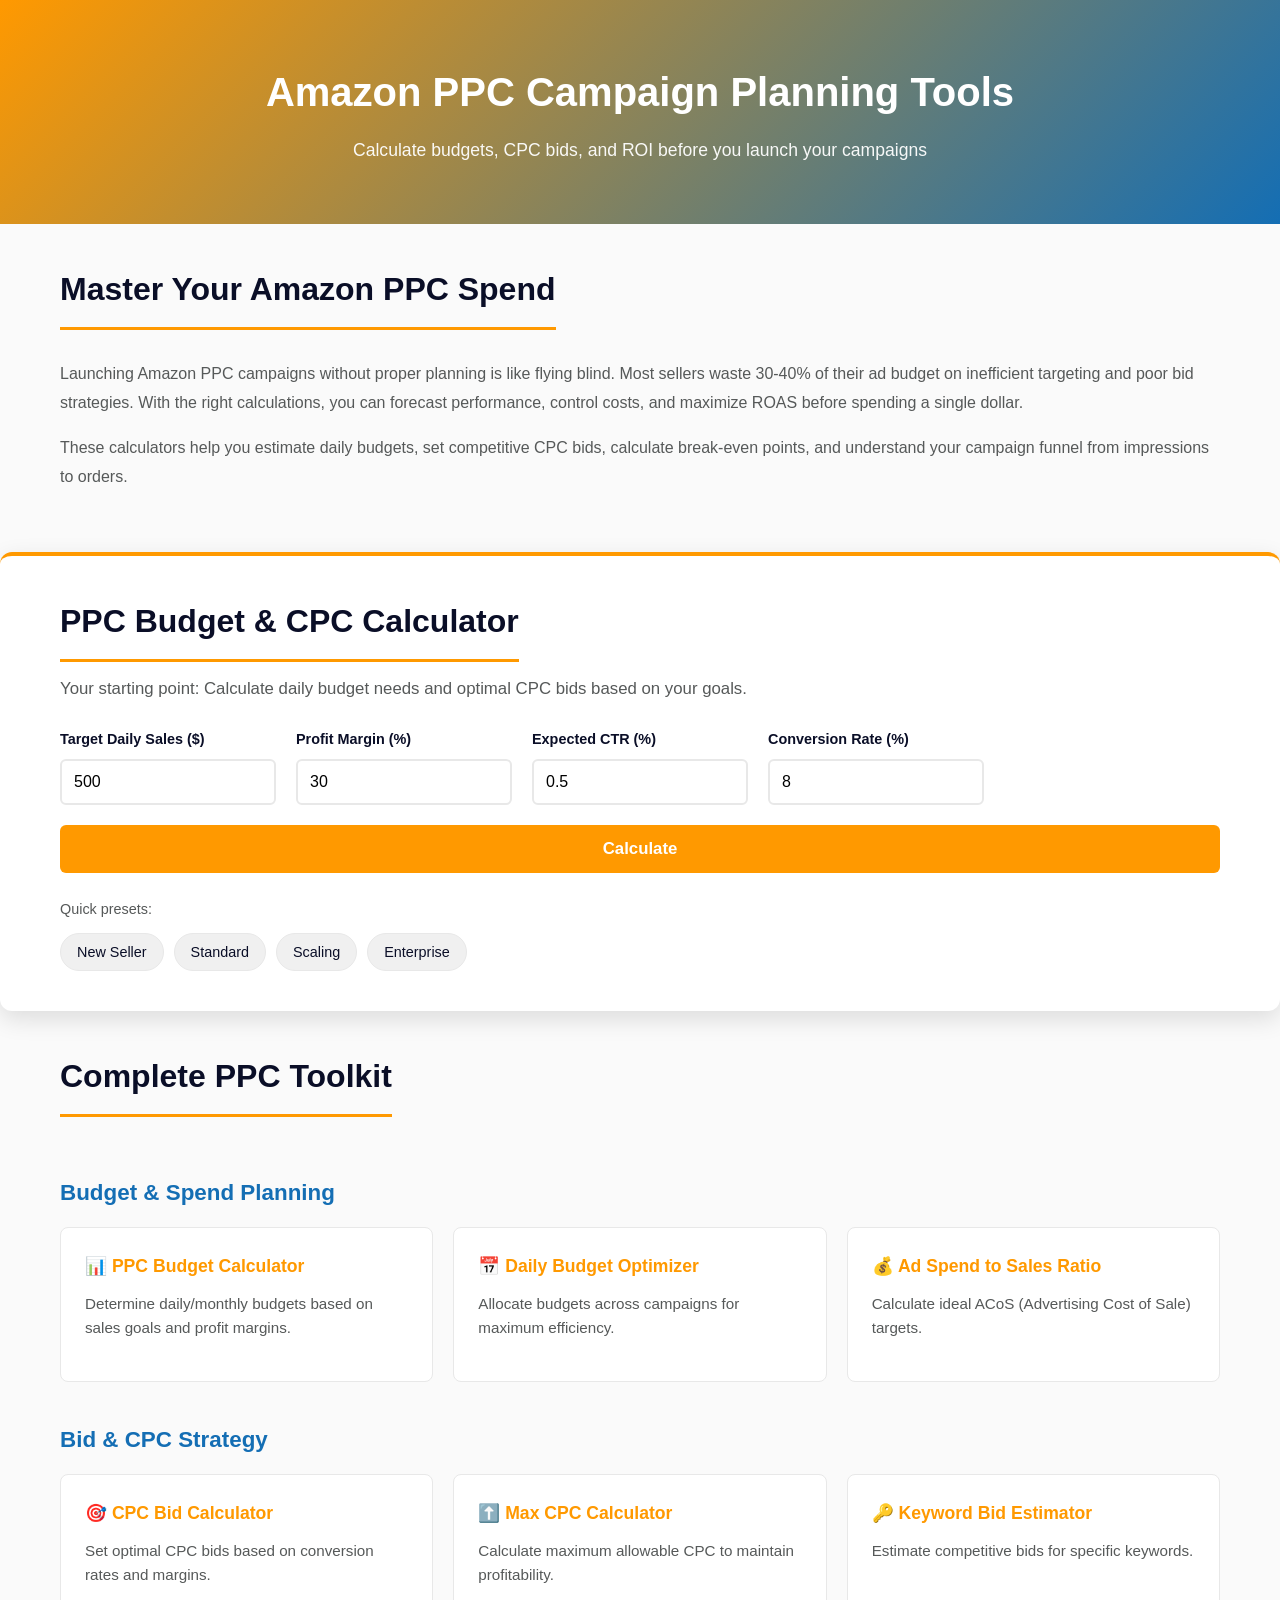
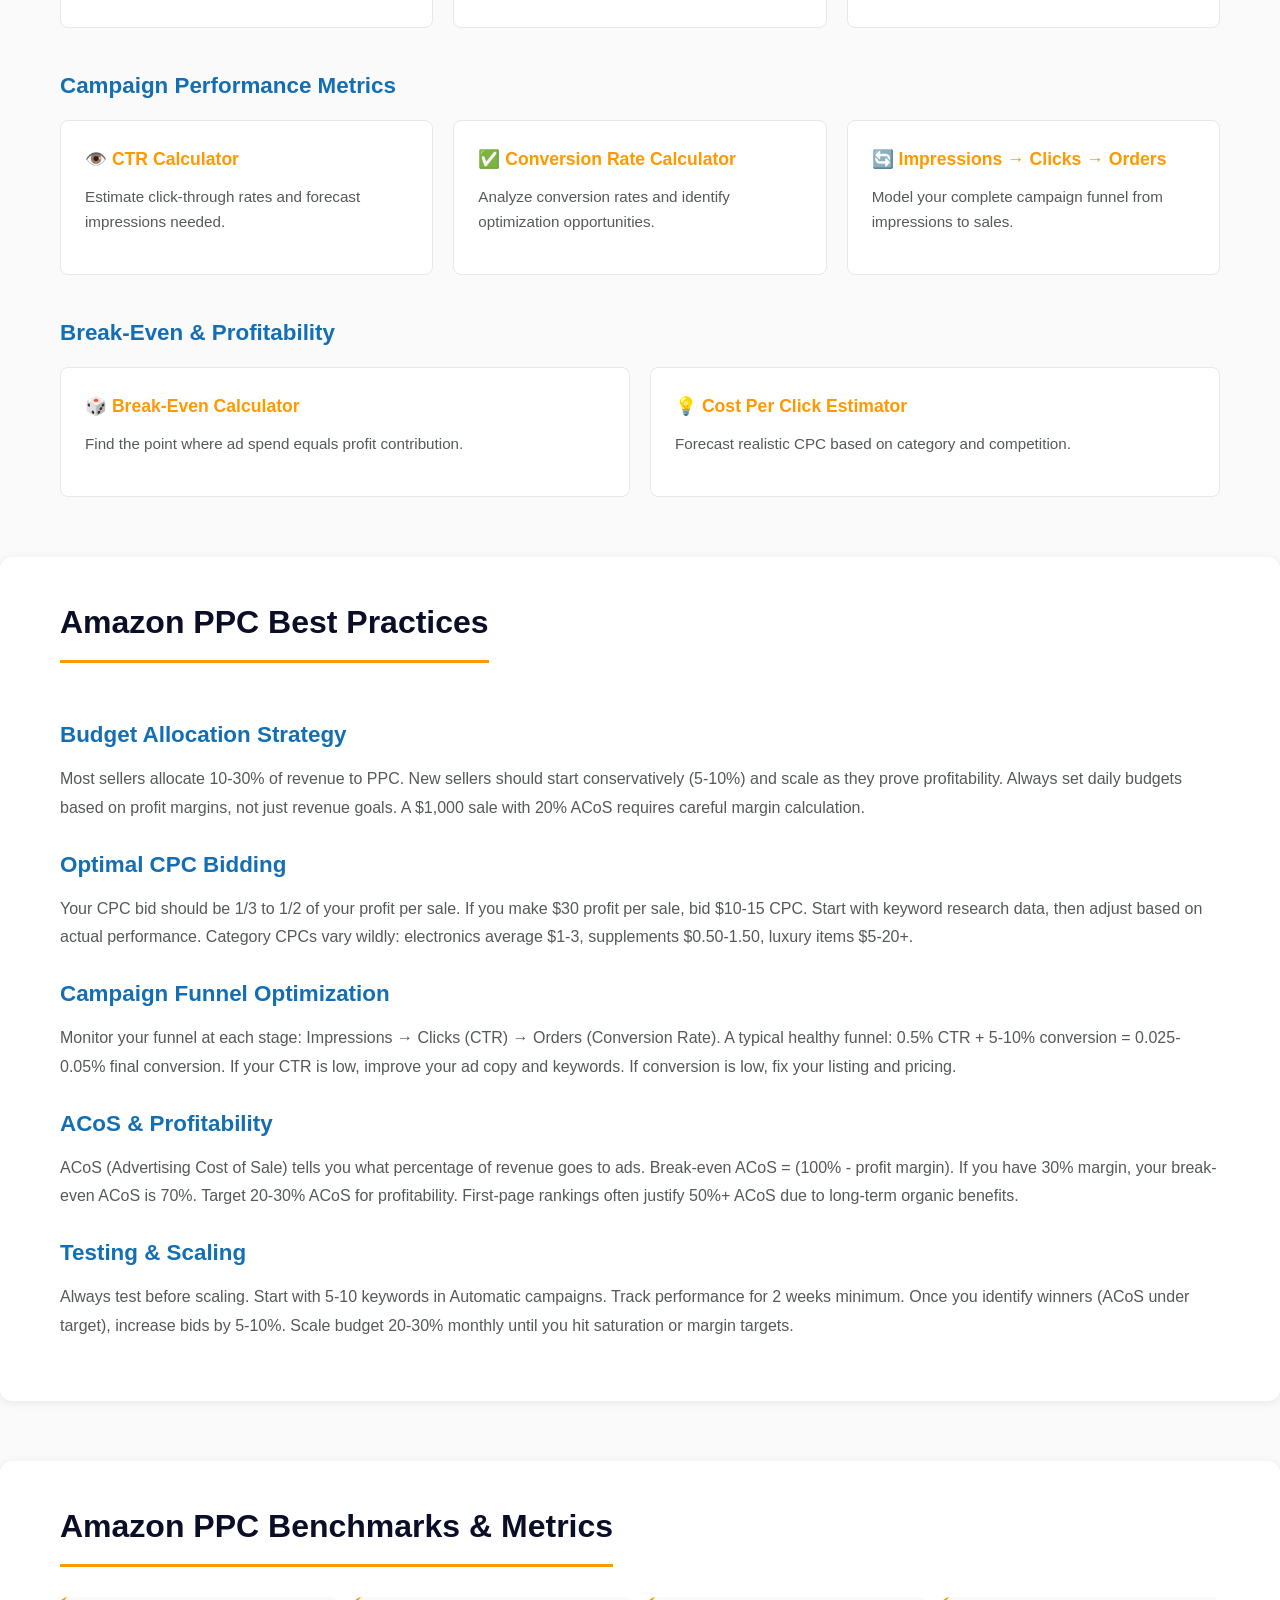
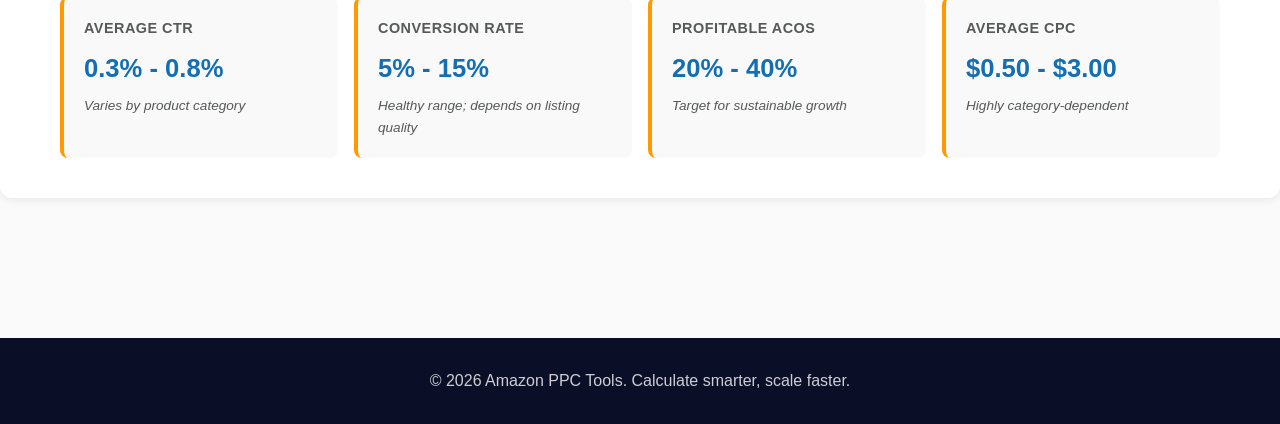
<file: index.html>
<!DOCTYPE html>

<html lang="en">
<head>
    <meta charset="UTF-8">
    <meta name="viewport" content="width=device-width, initial-scale=1.0">
    <meta name="google-site-verification" content="uQVQvib9O00oQFIT-tXdnkU3Vh5VSFZw2b3WhCHTCns" />
    <title>Amazon PPC Budget & CPC Calculator | Free Planning Tools</title>
    <meta name="description" content="Calculate Amazon PPC budgets, CPC bids, CTR, conversion rates and ROI. Plan campaigns with data-driven insights.">
    <link rel="stylesheet" href="style.css">
</head>
<body>
    <header class="header">
        <div class="container">
            <h1>Amazon PPC Campaign Planning Tools</h1>
            <p class="subtitle">Calculate budgets, CPC bids, and ROI before you launch your campaigns</p>
        </div>
    </header>

<main>
    <section class="intro">
        <div class="container">
            <h2>Master Your Amazon PPC Spend</h2>
            <p>
                Launching Amazon PPC campaigns without proper planning is like flying blind. Most sellers waste 30-40% of their 
                ad budget on inefficient targeting and poor bid strategies. With the right calculations, you can forecast performance, 
                control costs, and maximize ROAS before spending a single dollar.
            </p>
            <p>
                These calculators help you estimate daily budgets, set competitive CPC bids, calculate break-even points, 
                and understand your campaign funnel from impressions to orders.
            </p>
        </div>
    </section>

    <section class="featured-tool">
        <div class="container">
            <h2>PPC Budget & CPC Calculator</h2>
            <p>Your starting point: Calculate daily budget needs and optimal CPC bids based on your goals.</p>
            
            <div class="calculator">
                <div class="calc-inputs">
                    <div class="input-group">
                        <label for="dailySales">Target Daily Sales ($)</label>
                        <input type="number" id="dailySales" placeholder="500" min="0" value="500">
                    </div>
                    <div class="input-group">
                        <label for="profitMargin">Profit Margin (%)</label>
                        <input type="number" id="profitMargin" placeholder="30" min="0" max="100" value="30">
                    </div>
                    <div class="input-group">
                        <label for="ctr">Expected CTR (%)</label>
                        <input type="number" id="ctr" placeholder="0.5" min="0" step="0.1" value="0.5">
                    </div>
                    <div class="input-group">
                        <label for="conversionRate">Conversion Rate (%)</label>
                        <input type="number" id="conversionRate" placeholder="8" min="0" step="0.1" value="8">
                    </div>
                    <button class="calc-btn" onclick="calculatePPC()">Calculate</button>
                </div>

                <div class="calc-results" id="ppcResults" style="display: none;">
                    <div class="result-group">
                        <div class="result-item">
                            <span class="label">Daily Budget</span>
                            <span class="value" id="dailyBudget">$0.00</span>
                            <span class="hint">Max recommended spend</span>
                        </div>
                        <div class="result-item">
                            <span class="label">Optimal CPC Bid</span>
                            <span class="value" id="optimalCPC">$0.00</span>
                            <span class="hint">Starting bid recommendation</span>
                        </div>
                        <div class="result-item">
                            <span class="label">Required Impressions</span>
                            <span class="value" id="impressions">0</span>
                            <span class="hint">Monthly estimate</span>
                        </div>
                        <div class="result-item">
                            <span class="label">Break-Even ACoS</span>
                            <span class="value" id="breakEvenAcos">0%</span>
                            <span class="hint">Maximum acceptable ACoS</span>
                        </div>
                    </div>
                </div>

                <div class="quick-presets">
                    <p class="preset-label">Quick presets:</p>
                    <div class="preset-buttons">
                        <button class="preset-btn" onclick="setPreset(100, 25, 0.3, 5)">New Seller</button>
                        <button class="preset-btn" onclick="setPreset(500, 30, 0.5, 8)">Standard</button>
                        <button class="preset-btn" onclick="setPreset(2000, 35, 0.8, 12)">Scaling</button>
                        <button class="preset-btn" onclick="setPreset(5000, 40, 1.2, 15)">Enterprise</button>
                    </div>
                </div>
            </div>
        </div>
    </section>

    <section class="tools-grid">
        <div class="container">
            <h2>Complete PPC Toolkit</h2>
            
            <h3>Budget & Spend Planning</h3>
            <div class="grid">
                <div class="card">
                    <h4><a href="budget/index.html">📊 PPC Budget Calculator</a></h4>
                    <p>Determine daily/monthly budgets based on sales goals and profit margins.</p>
                </div>
                <div class="card">
                    <h4><a href="daily-budget/index.html">📅 Daily Budget Optimizer</a></h4>
                    <p>Allocate budgets across campaigns for maximum efficiency.</p>
                </div>
                <div class="card">
                    <h4><a href="spend-ratio/index.html">💰 Ad Spend to Sales Ratio</a></h4>
                    <p>Calculate ideal ACoS (Advertising Cost of Sale) targets.</p>
                </div>
            </div>

            <h3>Bid & CPC Strategy</h3>
            <div class="grid">
                <div class="card">
                    <h4><a href="cpc/index.html">🎯 CPC Bid Calculator</a></h4>
                    <p>Set optimal CPC bids based on conversion rates and margins.</p>
                </div>
                <div class="card">
                    <h4><a href="max-cpc/index.html">⬆️ Max CPC Calculator</a></h4>
                    <p>Calculate maximum allowable CPC to maintain profitability.</p>
                </div>
                <div class="card">
                    <h4><a href="keyword-bid/index.html">🔑 Keyword Bid Estimator</a></h4>
                    <p>Estimate competitive bids for specific keywords.</p>
                </div>
            </div>

            <h3>Campaign Performance Metrics</h3>
            <div class="grid">
                <div class="card">
                    <h4><a href="ctr/index.html">👁️ CTR Calculator</a></h4>
                    <p>Estimate click-through rates and forecast impressions needed.</p>
                </div>
                <div class="card">
                    <h4><a href="conversion/index.html">✅ Conversion Rate Calculator</a></h4>
                    <p>Analyze conversion rates and identify optimization opportunities.</p>
                </div>
                <div class="card">
                    <h4><a href="funnel/index.html">🔄 Impressions → Clicks → Orders</a></h4>
                    <p>Model your complete campaign funnel from impressions to sales.</p>
                </div>
            </div>

            <h3>Break-Even & Profitability</h3>
            <div class="grid">
                <div class="card">
                    <h4><a href="breakeven/index.html">🎲 Break-Even Calculator</a></h4>
                    <p>Find the point where ad spend equals profit contribution.</p>
                </div>
                <div class="card">
                    <h4><a href="cpc-estimator/index.html">💡 Cost Per Click Estimator</a></h4>
                    <p>Forecast realistic CPC based on category and competition.</p>
                </div>
            </div>
        </div>
    </section>

    <section class="best-practices">
        <div class="container">
            <h2>Amazon PPC Best Practices</h2>
            
            <h3>Budget Allocation Strategy</h3>
            <p>
                Most sellers allocate 10-30% of revenue to PPC. New sellers should start conservatively (5-10%) and scale as they prove profitability. 
                Always set daily budgets based on profit margins, not just revenue goals. A $1,000 sale with 20% ACoS requires careful margin calculation.
            </p>

            <h3>Optimal CPC Bidding</h3>
            <p>
                Your CPC bid should be 1/3 to 1/2 of your profit per sale. If you make $30 profit per sale, bid $10-15 CPC. Start with keyword research data, 
                then adjust based on actual performance. Category CPCs vary wildly: electronics average $1-3, supplements $0.50-1.50, luxury items $5-20+.
            </p>

            <h3>Campaign Funnel Optimization</h3>
            <p>
                Monitor your funnel at each stage: Impressions → Clicks (CTR) → Orders (Conversion Rate). A typical healthy funnel: 
                0.5% CTR + 5-10% conversion = 0.025-0.05% final conversion. If your CTR is low, improve your ad copy and keywords. 
                If conversion is low, fix your listing and pricing.
            </p>

            <h3>ACoS & Profitability</h3>
            <p>
                ACoS (Advertising Cost of Sale) tells you what percentage of revenue goes to ads. Break-even ACoS = (100% - profit margin). 
                If you have 30% margin, your break-even ACoS is 70%. Target 20-30% ACoS for profitability. First-page rankings often justify 50%+ ACoS 
                due to long-term organic benefits.
            </p>

            <h3>Testing & Scaling</h3>
            <p>
                Always test before scaling. Start with 5-10 keywords in Automatic campaigns. Track performance for 2 weeks minimum. 
                Once you identify winners (ACoS under target), increase bids by 5-10%. Scale budget 20-30% monthly until you hit saturation or margin targets.
            </p>
        </div>
    </section>

    <section class="metrics-reference">
        <div class="container">
            <h2>Amazon PPC Benchmarks & Metrics</h2>
            <div class="benchmark-table">
                <div class="bench-row">
                    <div class="bench-label">Average CTR</div>
                    <div class="bench-value">0.3% - 0.8%</div>
                    <div class="bench-note">Varies by product category</div>
                </div>
                <div class="bench-row">
                    <div class="bench-label">Conversion Rate</div>
                    <div class="bench-value">5% - 15%</div>
                    <div class="bench-note">Healthy range; depends on listing quality</div>
                </div>
                <div class="bench-row">
                    <div class="bench-label">Profitable ACoS</div>
                    <div class="bench-value">20% - 40%</div>
                    <div class="bench-note">Target for sustainable growth</div>
                </div>
                <div class="bench-row">
                    <div class="bench-label">Average CPC</div>
                    <div class="bench-value">$0.50 - $3.00</div>
                    <div class="bench-note">Highly category-dependent</div>
                </div>
            </div>
        </div>
    </section>
</main>

<footer class="footer">
    <div class="container">
        <p>&copy; 2026 Amazon PPC Tools. Calculate smarter, scale faster.</p>
    </div>
</footer>

<script src="app.js"></script>

</body>
</html>
</file>
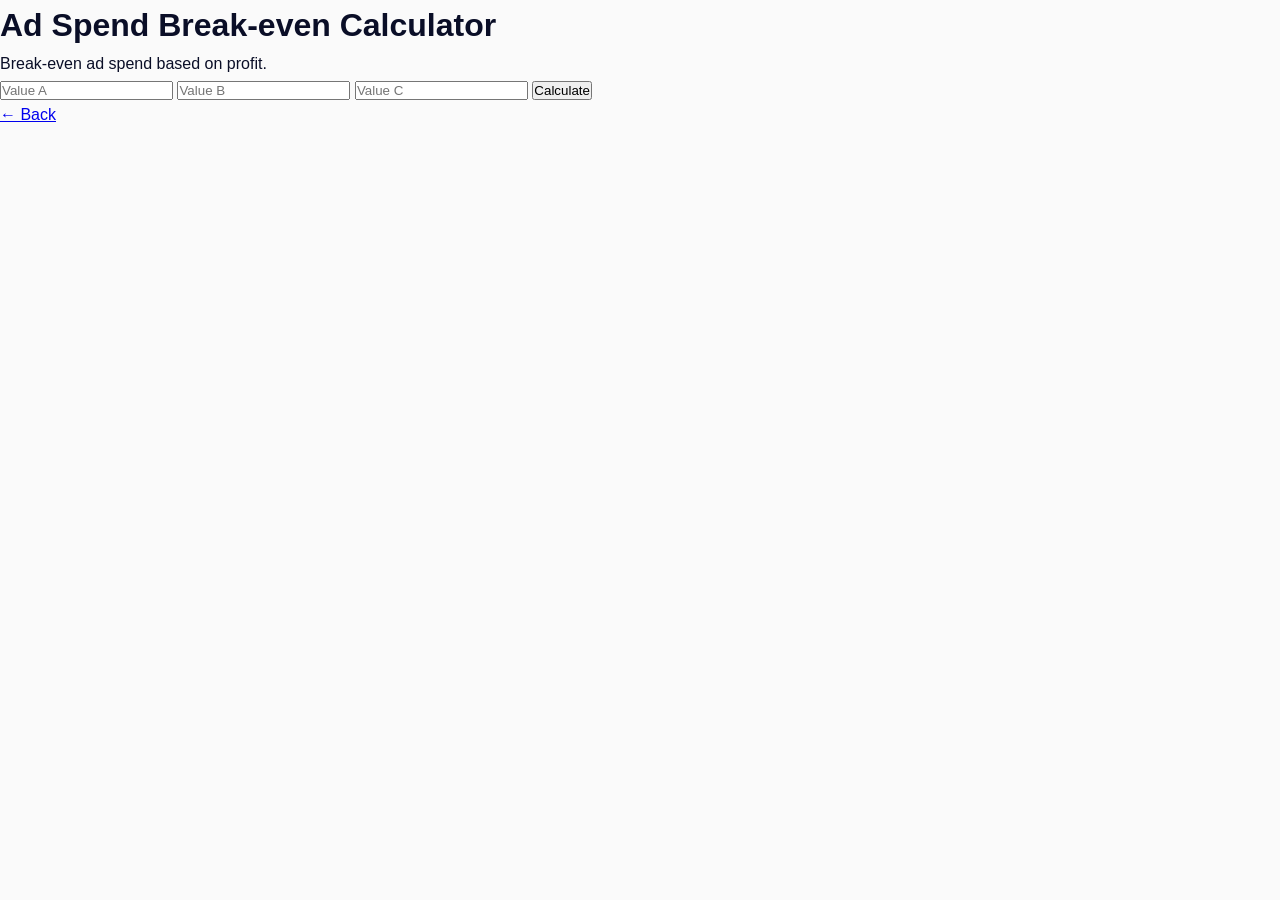
<file: breakeven/index.html>
<!DOCTYPE html>
<html>
<head>
<title>Ad Spend Break-even Calculator</title>
<meta name="google-site-verification" content="PkLa_ViOo6FAHpvh8SacceMb95o9tePRdrqLNBz9X1M" />
<meta name="description" content="Break-even ad spend based on profit.">
<link rel="stylesheet" href="../style.css">
</head>
<body>

<h1>Ad Spend Break-even Calculator</h1>
<p>Break-even ad spend based on profit.</p>

<input type="number" id="a" placeholder="Value A">
<input type="number" id="b" placeholder="Value B">
<input type="number" id="c" placeholder="Value C">

<button onclick="calc()">Calculate</button>
<p id="res"></p>

<a href="../index.html">← Back</a>

<script src="script.js"></script>

</body>
</html>
</file>
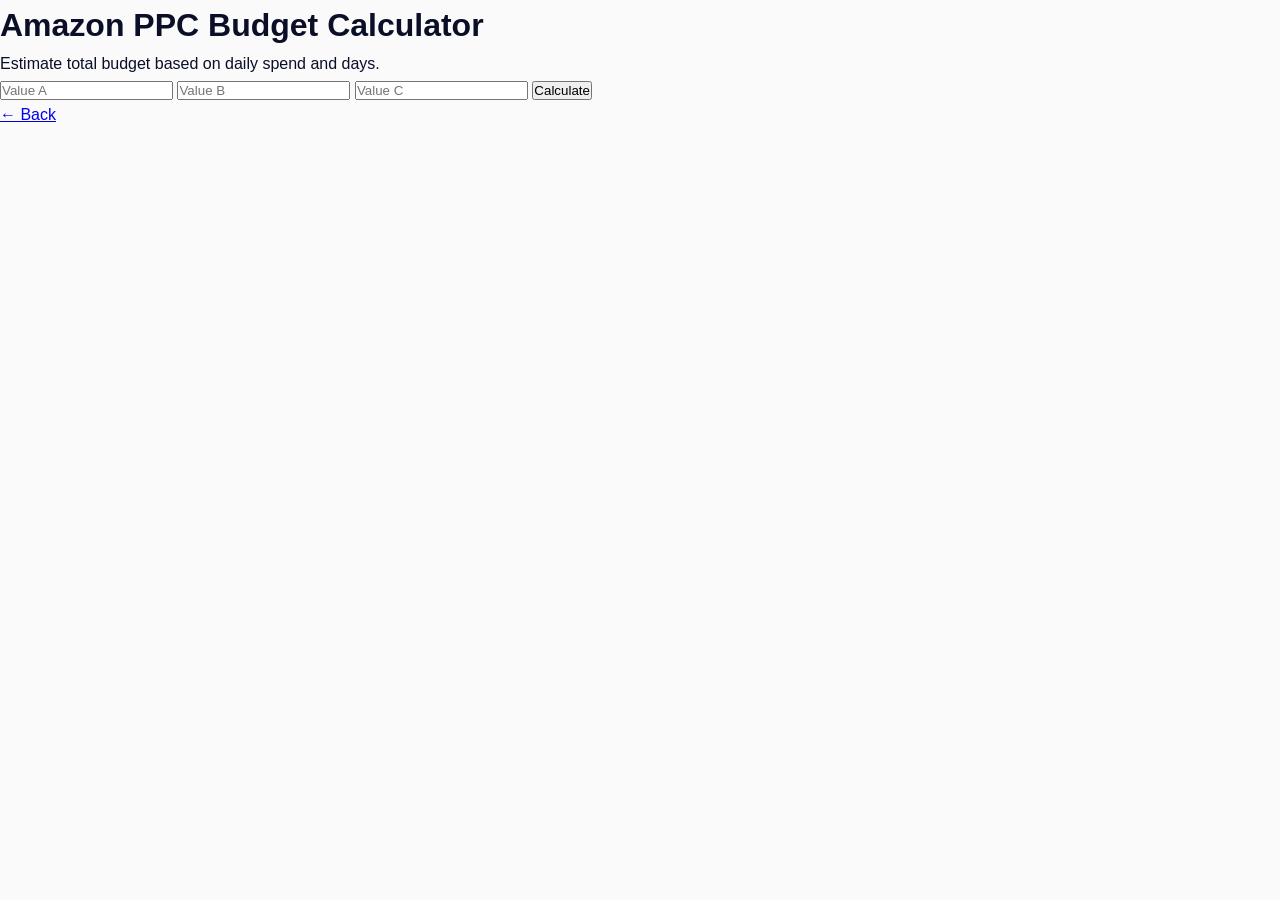
<file: budget/index.html>
<!DOCTYPE html>
<html>
<head>
<title>Amazon PPC Budget Calculator</title>
<meta name="google-site-verification" content="PkLa_ViOo6FAHpvh8SacceMb95o9tePRdrqLNBz9X1M" />
<meta name="description" content="Estimate total budget based on daily spend and days.">
<link rel="stylesheet" href="../style.css">
</head>
<body>

<h1>Amazon PPC Budget Calculator</h1>
<p>Estimate total budget based on daily spend and days.</p>

<input type="number" id="a" placeholder="Value A">
<input type="number" id="b" placeholder="Value B">
<input type="number" id="c" placeholder="Value C">

<button onclick="calc()">Calculate</button>
<p id="res"></p>

<a href="../index.html">← Back</a>

<script src="script.js"></script>

</body>
</html>
</file>
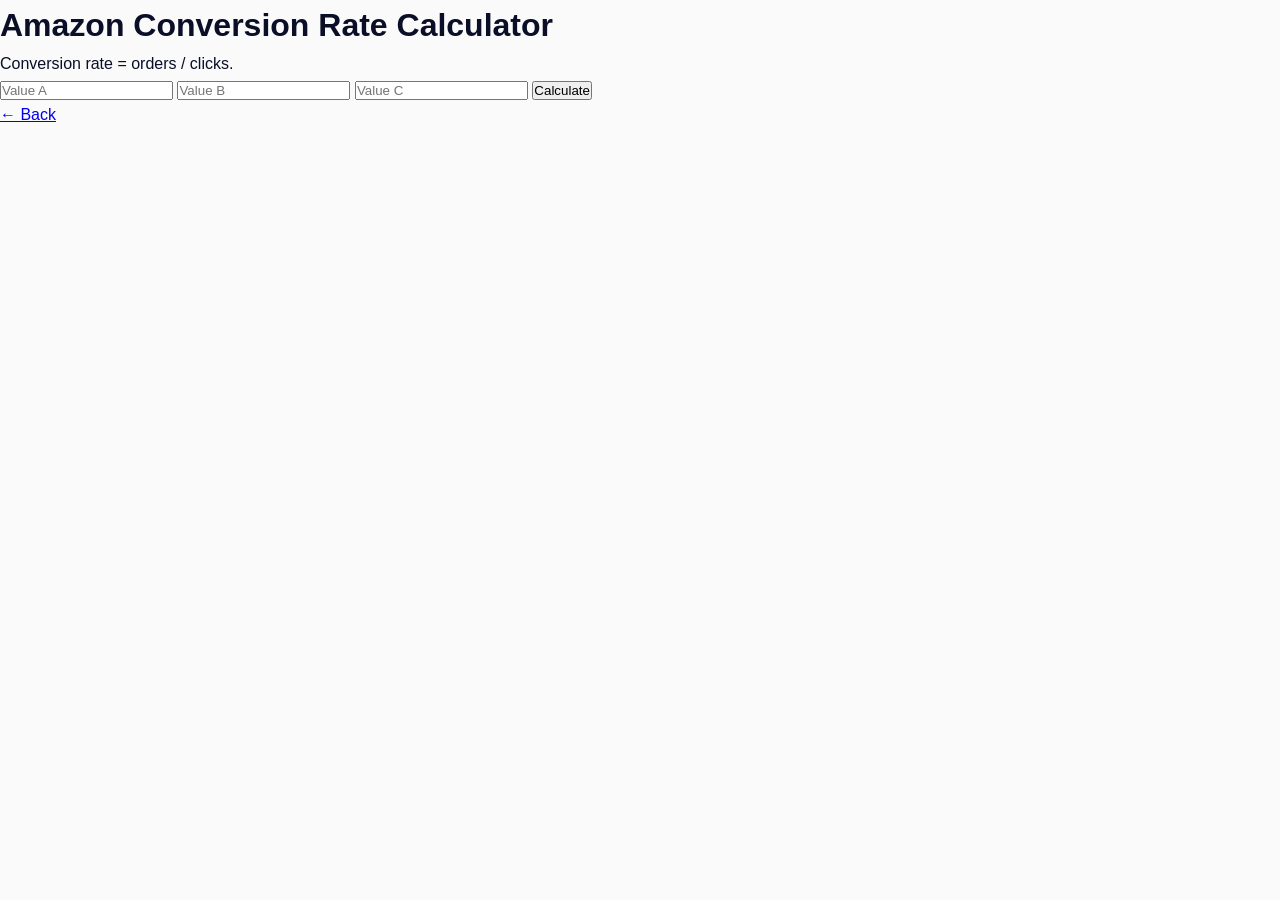
<file: conversion/index.html>
<!DOCTYPE html>
<html>
<head>
<title>Amazon Conversion Rate Calculator</title>
<meta name="google-site-verification" content="PkLa_ViOo6FAHpvh8SacceMb95o9tePRdrqLNBz9X1M" />
<meta name="description" content="Conversion rate = orders / clicks.">
<link rel="stylesheet" href="../style.css">
</head>
<body>

<h1>Amazon Conversion Rate Calculator</h1>
<p>Conversion rate = orders / clicks.</p>

<input type="number" id="a" placeholder="Value A">
<input type="number" id="b" placeholder="Value B">
<input type="number" id="c" placeholder="Value C">

<button onclick="calc()">Calculate</button>
<p id="res"></p>

<a href="../index.html">← Back</a>

<script src="script.js"></script>

</body>
</html>
</file>
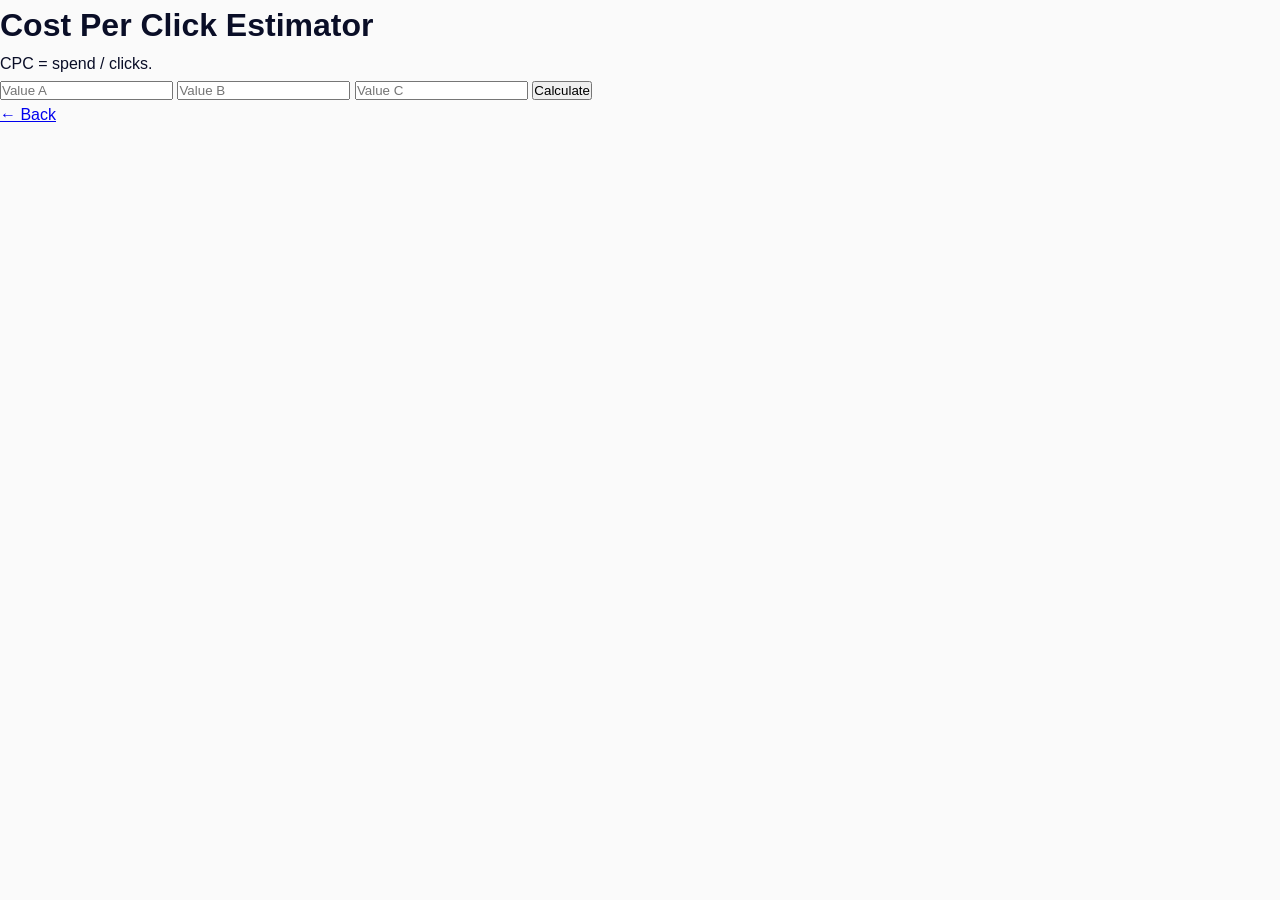
<file: cpc-estimator/index.html>
<!DOCTYPE html>
<html>
<head>
<title>Cost Per Click Estimator</title>
<meta name="google-site-verification" content="PkLa_ViOo6FAHpvh8SacceMb95o9tePRdrqLNBz9X1M" />
<meta name="description" content="CPC = spend / clicks.">
<link rel="stylesheet" href="../style.css">
</head>
<body>

<h1>Cost Per Click Estimator</h1>
<p>CPC = spend / clicks.</p>

<input type="number" id="a" placeholder="Value A">
<input type="number" id="b" placeholder="Value B">
<input type="number" id="c" placeholder="Value C">

<button onclick="calc()">Calculate</button>
<p id="res"></p>

<a href="../index.html">← Back</a>

<script src="script.js"></script>

</body>
</html>
</file>
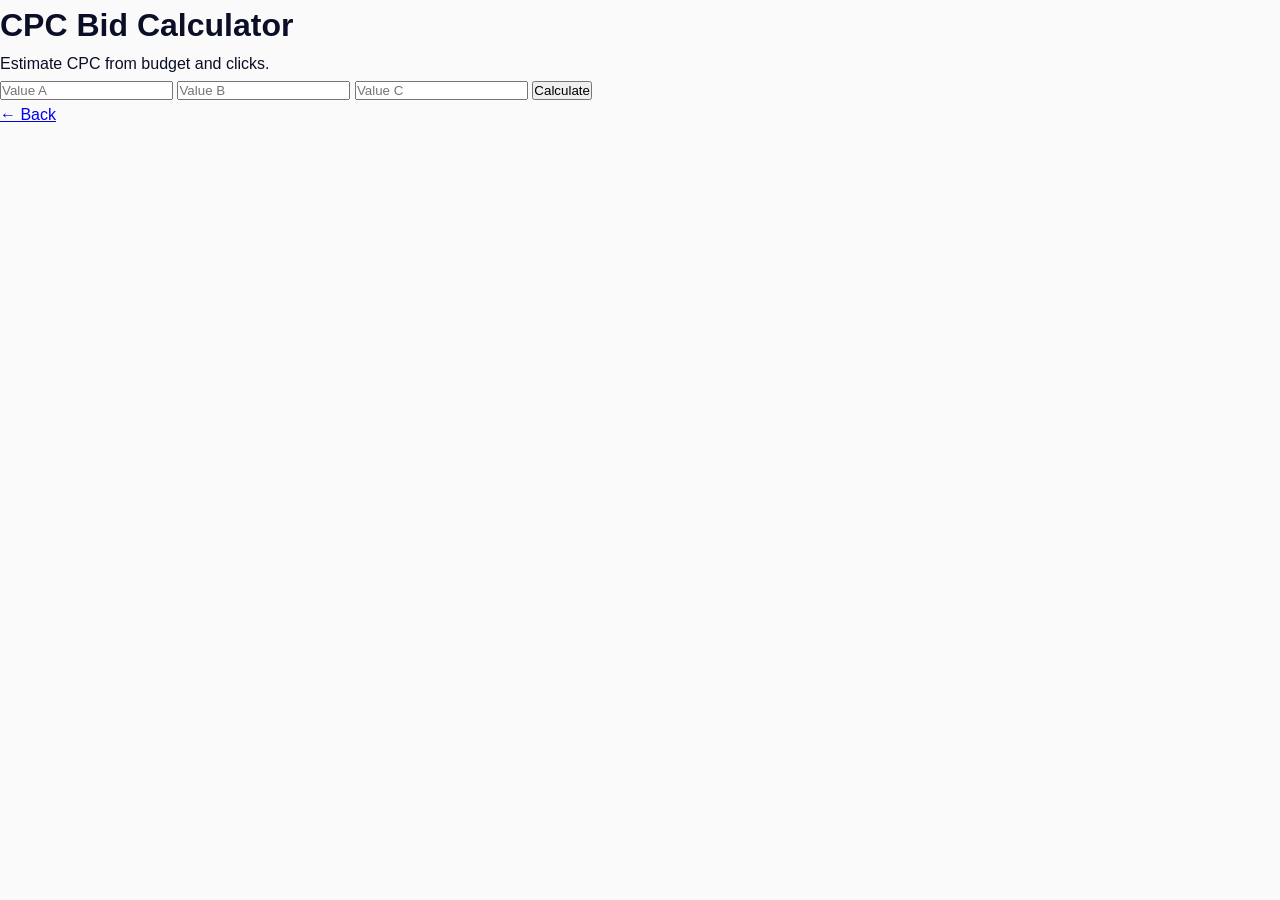
<file: cpc/index.html>
<!DOCTYPE html>
<html>
<head>
<title>CPC Bid Calculator</title>
<meta name="google-site-verification" content="PkLa_ViOo6FAHpvh8SacceMb95o9tePRdrqLNBz9X1M" />
<meta name="description" content="Estimate CPC from budget and clicks.">
<link rel="stylesheet" href="../style.css">
</head>
<body>

<h1>CPC Bid Calculator</h1>
<p>Estimate CPC from budget and clicks.</p>

<input type="number" id="a" placeholder="Value A">
<input type="number" id="b" placeholder="Value B">
<input type="number" id="c" placeholder="Value C">

<button onclick="calc()">Calculate</button>
<p id="res"></p>

<a href="../index.html">← Back</a>

<script src="script.js"></script>

</body>
</html>
</file>
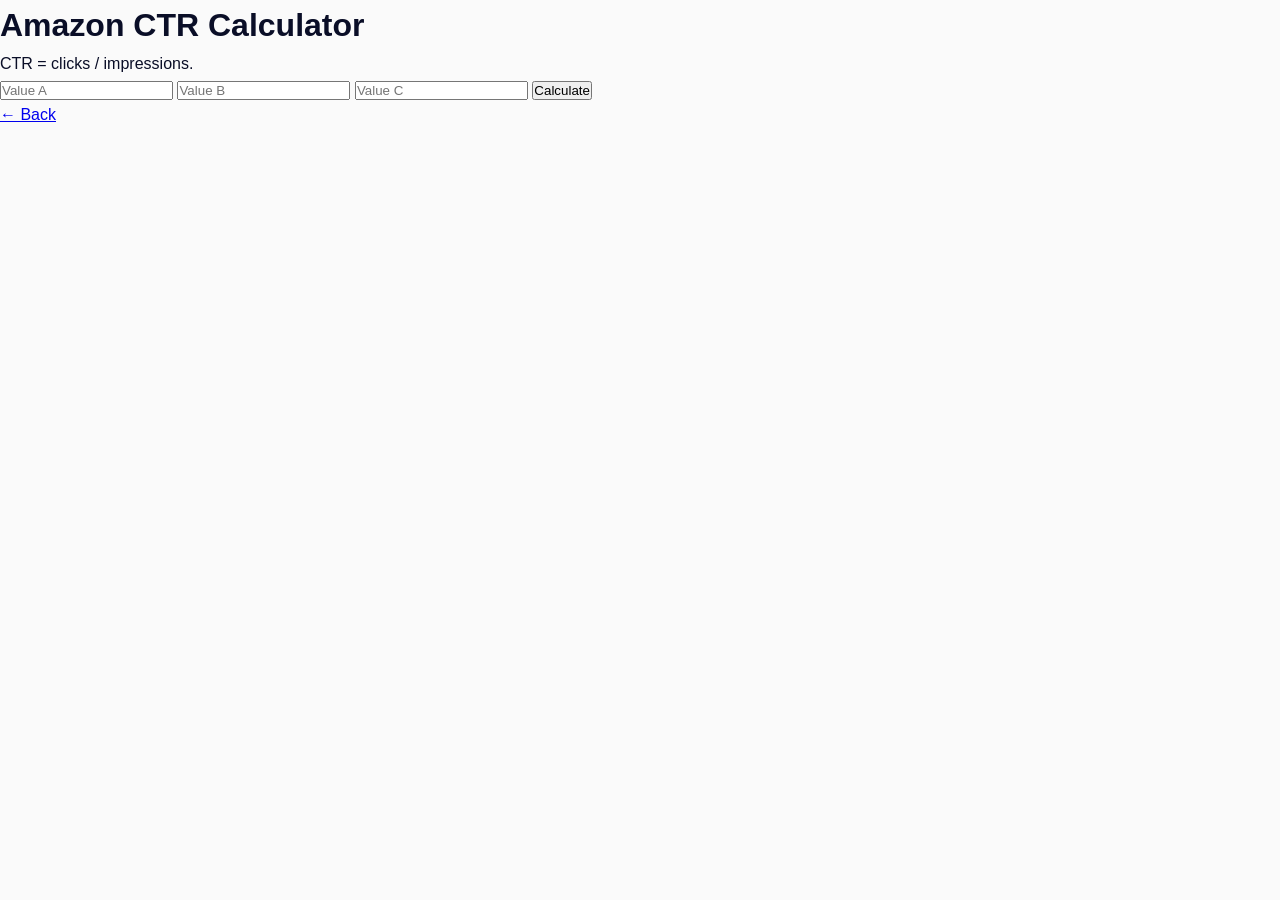
<file: ctr/index.html>
<!DOCTYPE html>
<html>
<head>
<title>Amazon CTR Calculator</title>
<meta name="google-site-verification" content="PkLa_ViOo6FAHpvh8SacceMb95o9tePRdrqLNBz9X1M" />
<meta name="description" content="CTR = clicks / impressions.">
<link rel="stylesheet" href="../style.css">
</head>
<body>

<h1>Amazon CTR Calculator</h1>
<p>CTR = clicks / impressions.</p>

<input type="number" id="a" placeholder="Value A">
<input type="number" id="b" placeholder="Value B">
<input type="number" id="c" placeholder="Value C">

<button onclick="calc()">Calculate</button>
<p id="res"></p>

<a href="../index.html">← Back</a>

<script src="script.js"></script>

</body>
</html>
</file>
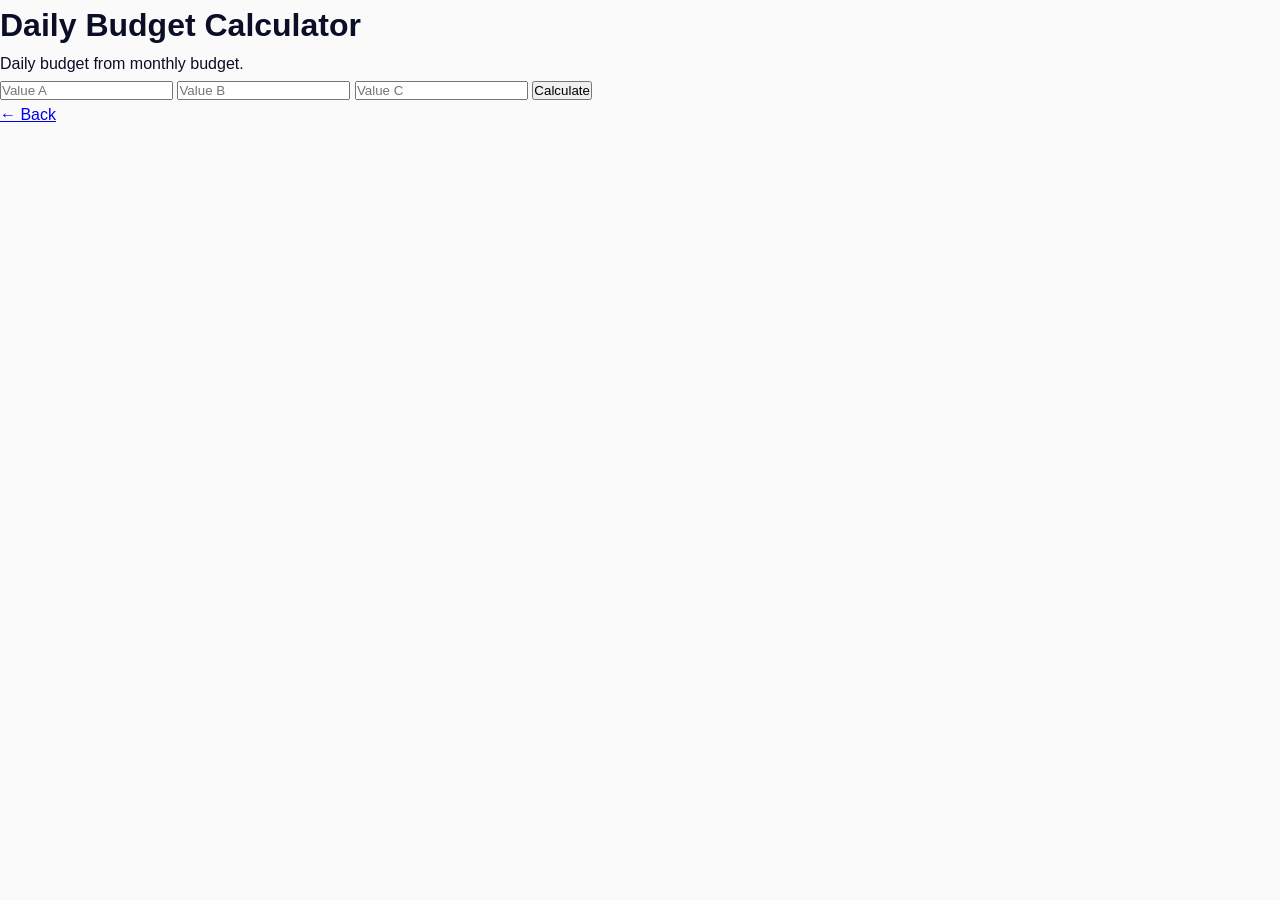
<file: daily-budget/index.html>
<!DOCTYPE html>
<html>
<head>
<title>Daily Budget Calculator</title>
<meta name="google-site-verification" content="PkLa_ViOo6FAHpvh8SacceMb95o9tePRdrqLNBz9X1M" />
<meta name="description" content="Daily budget from monthly budget.">
<link rel="stylesheet" href="../style.css">
</head>
<body>

<h1>Daily Budget Calculator</h1>
<p>Daily budget from monthly budget.</p>

<input type="number" id="a" placeholder="Value A">
<input type="number" id="b" placeholder="Value B">
<input type="number" id="c" placeholder="Value C">

<button onclick="calc()">Calculate</button>
<p id="res"></p>

<a href="../index.html">← Back</a>

<script src="script.js"></script>

</body>
</html>
</file>
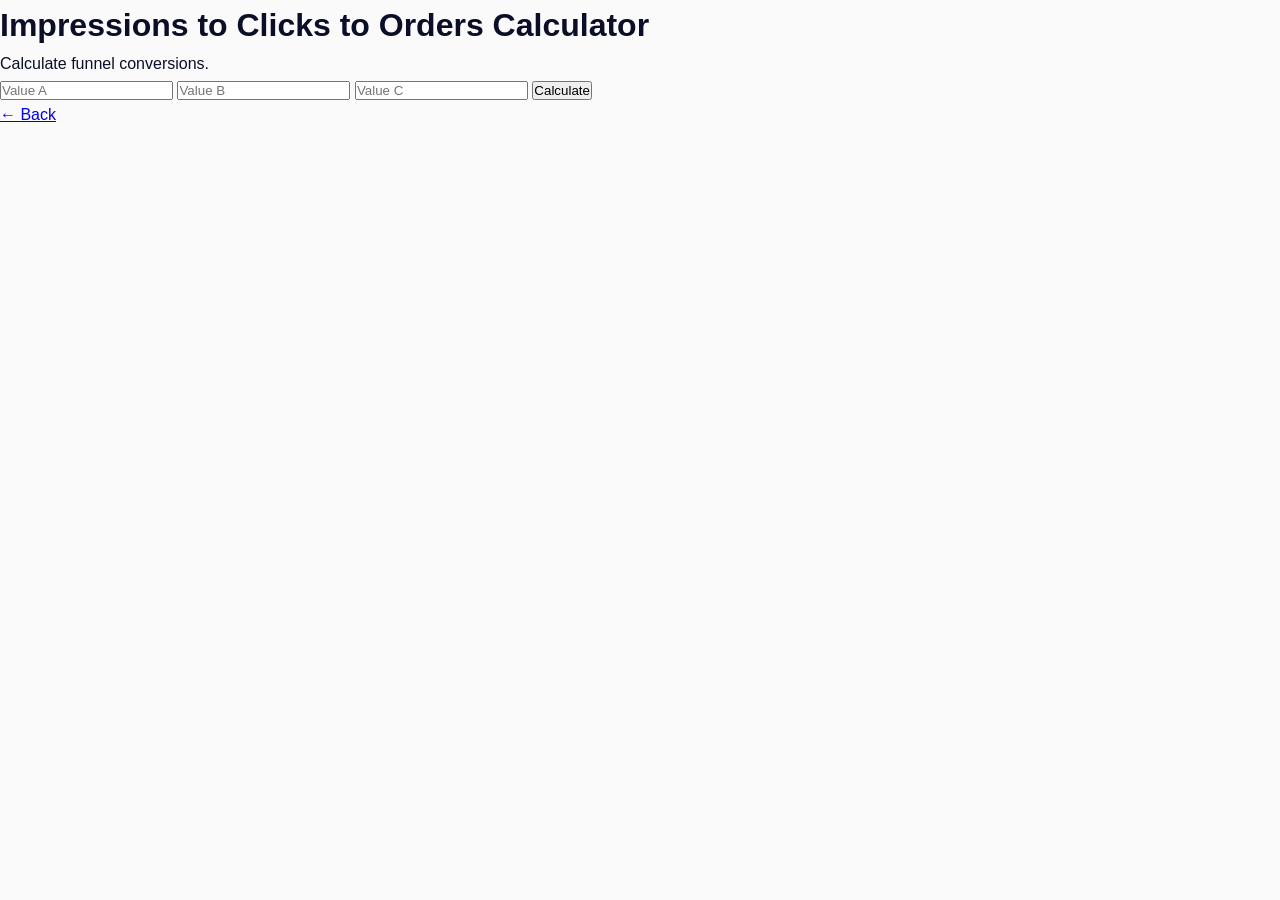
<file: funnel/index.html>
<!DOCTYPE html>
<html>
<head>
<title>Impressions to Clicks to Orders Calculator</title>
<meta name="google-site-verification" content="PkLa_ViOo6FAHpvh8SacceMb95o9tePRdrqLNBz9X1M" />
<meta name="description" content="Calculate funnel conversions.">
<link rel="stylesheet" href="../style.css">
</head>
<body>

<h1>Impressions to Clicks to Orders Calculator</h1>
<p>Calculate funnel conversions.</p>

<input type="number" id="a" placeholder="Value A">
<input type="number" id="b" placeholder="Value B">
<input type="number" id="c" placeholder="Value C">

<button onclick="calc()">Calculate</button>
<p id="res"></p>

<a href="../index.html">← Back</a>

<script src="script.js"></script>

</body>
</html>
</file>
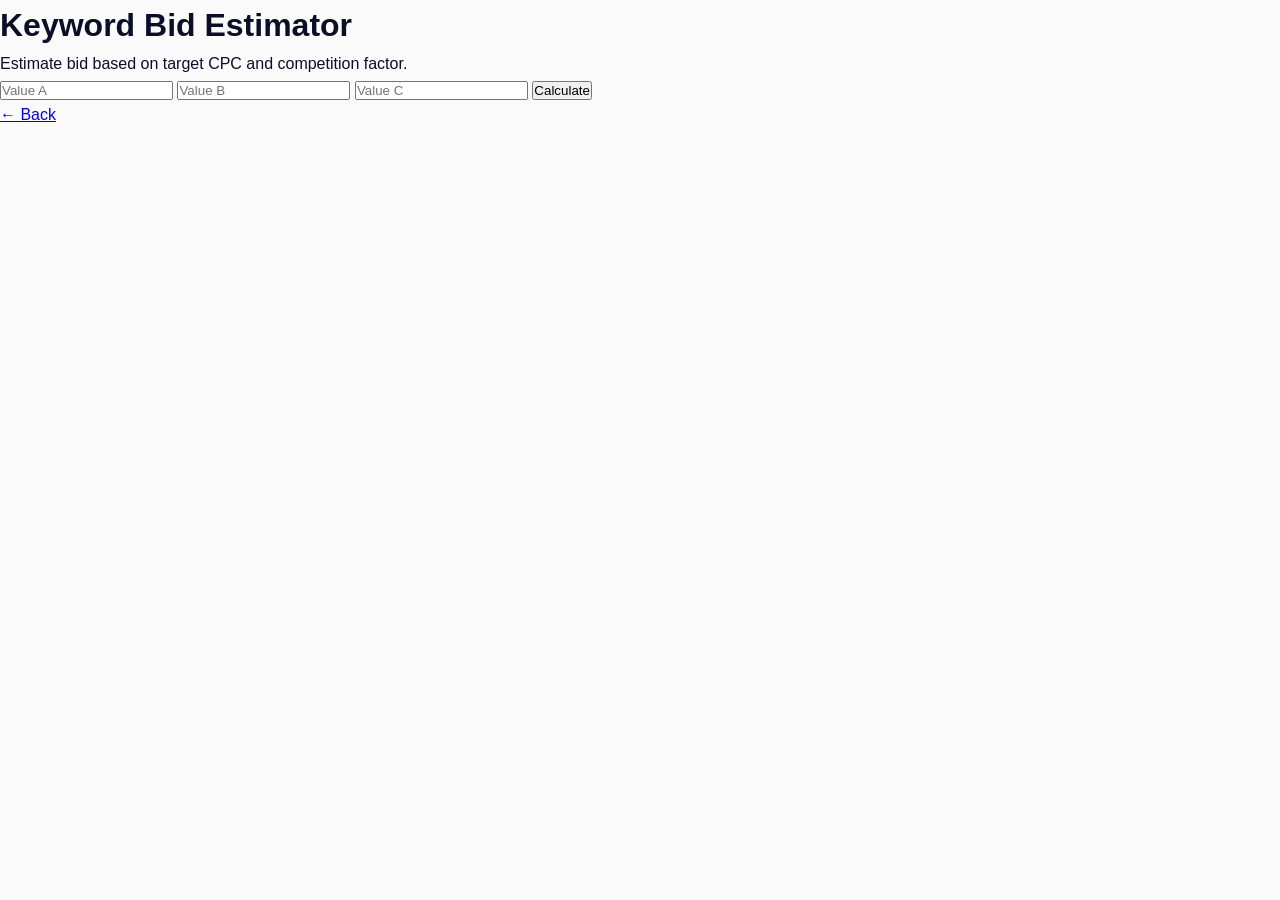
<file: keyword-bid/index.html>
<!DOCTYPE html>
<html>
<head>
<title>Keyword Bid Estimator</title>
<meta name="google-site-verification" content="PkLa_ViOo6FAHpvh8SacceMb95o9tePRdrqLNBz9X1M" />
<meta name="description" content="Estimate bid based on target CPC and competition factor.">
<link rel="stylesheet" href="../style.css">
</head>
<body>

<h1>Keyword Bid Estimator</h1>
<p>Estimate bid based on target CPC and competition factor.</p>

<input type="number" id="a" placeholder="Value A">
<input type="number" id="b" placeholder="Value B">
<input type="number" id="c" placeholder="Value C">

<button onclick="calc()">Calculate</button>
<p id="res"></p>

<a href="../index.html">← Back</a>

<script src="script.js"></script>

</body>
</html>
</file>
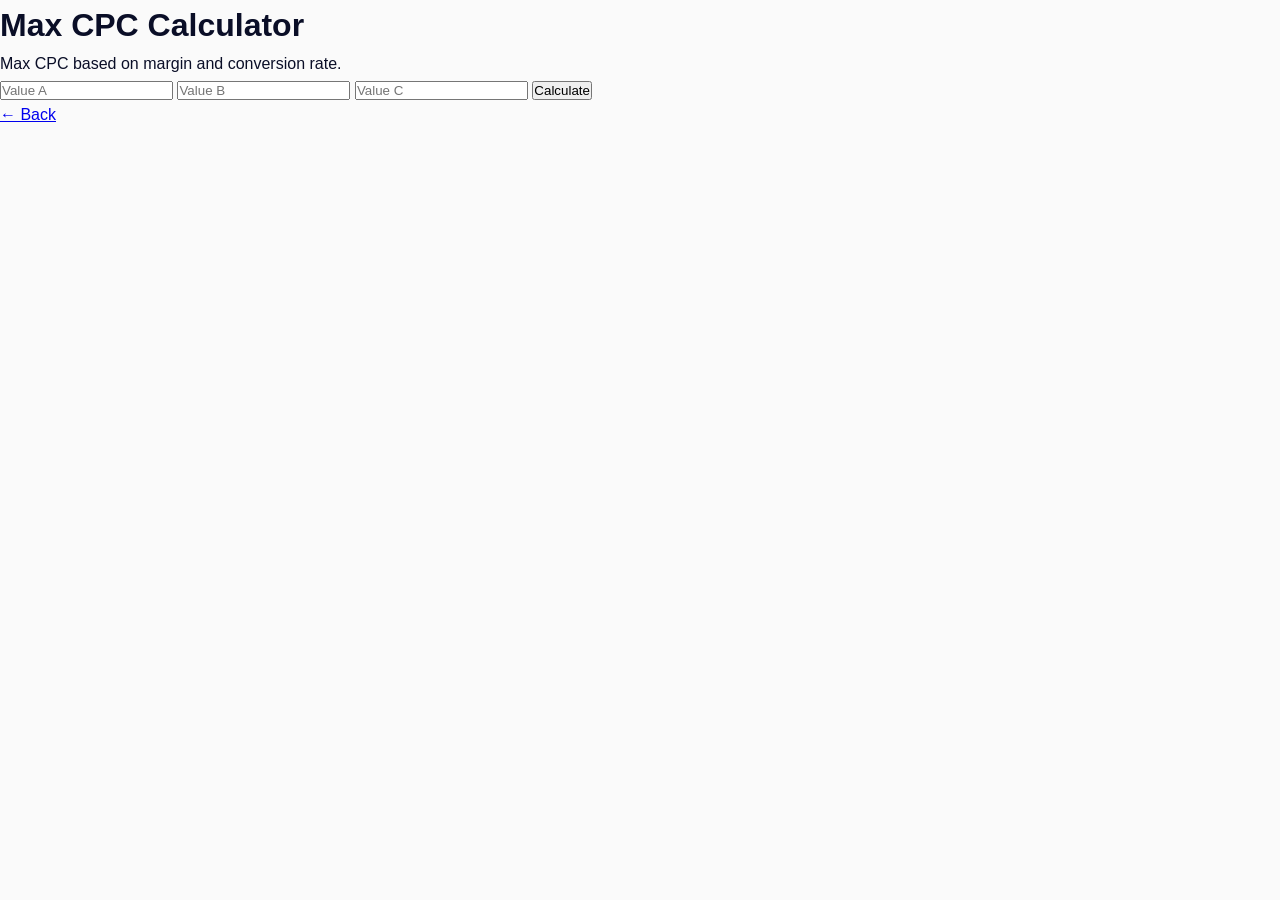
<file: max-cpc/index.html>
<!DOCTYPE html>
<html>
<head>
<title>Max CPC Calculator</title>
<meta name="google-site-verification" content="PkLa_ViOo6FAHpvh8SacceMb95o9tePRdrqLNBz9X1M" />
<meta name="description" content="Max CPC based on margin and conversion rate.">
<link rel="stylesheet" href="../style.css">
</head>
<body>

<h1>Max CPC Calculator</h1>
<p>Max CPC based on margin and conversion rate.</p>

<input type="number" id="a" placeholder="Value A">
<input type="number" id="b" placeholder="Value B">
<input type="number" id="c" placeholder="Value C">

<button onclick="calc()">Calculate</button>
<p id="res"></p>

<a href="../index.html">← Back</a>

<script src="script.js"></script>

</body>
</html>
</file>
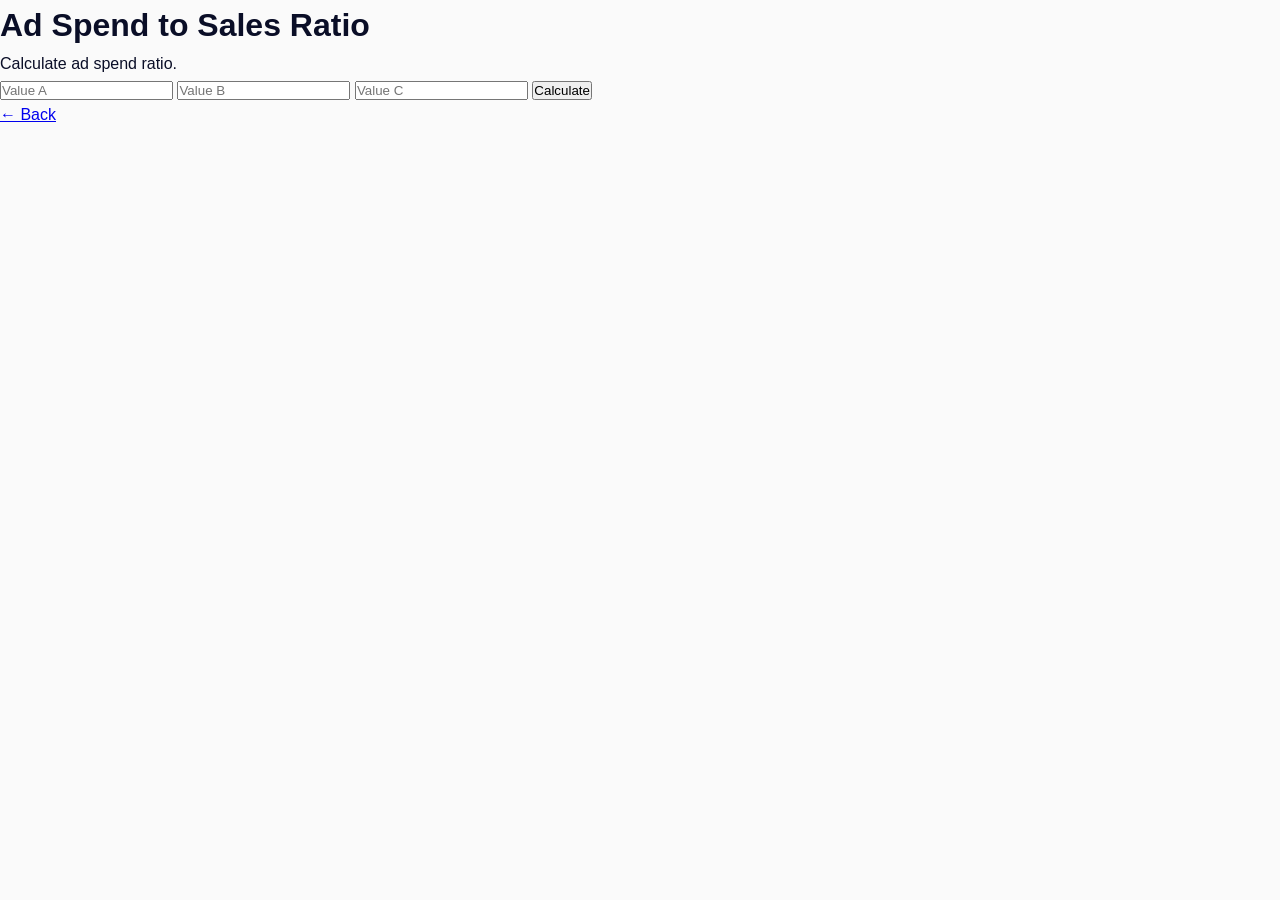
<file: spend-ratio/index.html>
<!DOCTYPE html>
<html>
<head>
<title>Ad Spend to Sales Ratio</title>
<meta name="google-site-verification" content="PkLa_ViOo6FAHpvh8SacceMb95o9tePRdrqLNBz9X1M" />
<meta name="description" content="Calculate ad spend ratio.">
<link rel="stylesheet" href="../style.css">
</head>
<body>

<h1>Ad Spend to Sales Ratio</h1>
<p>Calculate ad spend ratio.</p>

<input type="number" id="a" placeholder="Value A">
<input type="number" id="b" placeholder="Value B">
<input type="number" id="c" placeholder="Value C">

<button onclick="calc()">Calculate</button>
<p id="res"></p>

<a href="../index.html">← Back</a>

<script src="script.js"></script>

</body>
</html>
</file>
<file: style.css>
* {
    margin: 0;
    padding: 0;
    box-sizing: border-box;
}

:root {
    --primary: #FF9900;
    --primary-dark: #146EB4;
    --secondary: #37475A;
    --success: #27ae60;
    --warning: #f39c12;
    --bg: #fafafa;
    --card-bg: #fff;
    --text: #0a0e27;
    --text-light: #565959;
    --border: #e8e8e8;
    --shadow: 0 2px 8px rgba(0, 0, 0, 0.08);
    --shadow-lg: 0 8px 24px rgba(0, 0, 0, 0.12);
}

html, body {
    font-family: -apple-system, BlinkMacSystemFont, 'Segoe UI', 'Helvetica Neue', sans-serif;
    color: var(--text);
    background: var(--bg);
    line-height: 1.6;
}

.container {
    max-width: 1200px;
    margin: 0 auto;
    padding: 0 20px;
}

/* Header */
.header {
    background: linear-gradient(135deg, #FF9900 0%, #146EB4 100%);
    color: white;
    padding: 60px 20px;
    text-align: center;
}

.header h1 {
    font-size: 2.5rem;
    margin-bottom: 12px;
    font-weight: 700;
}

.subtitle {
    font-size: 1.1rem;
    opacity: 0.95;
    font-weight: 300;
}

/* Main */
main {
    padding: 40px 0;
}

section {
    margin-bottom: 60px;
}

section h2 {
    font-size: 2rem;
    margin-bottom: 30px;
    color: var(--text);
    border-bottom: 3px solid var(--primary);
    padding-bottom: 12px;
    display: inline-block;
}

section h3 {
    font-size: 1.4rem;
    margin-top: 28px;
    margin-bottom: 16px;
    color: var(--primary-dark);
    font-weight: 600;
}

section p {
    font-size: 1rem;
    color: var(--text-light);
    margin-bottom: 16px;
    line-height: 1.8;
}

/* Featured Calculator */
.featured-tool {
    background: var(--card-bg);
    padding: 40px 20px;
    border-radius: 12px;
    box-shadow: var(--shadow-lg);
    margin-bottom: 40px;
    border-top: 4px solid var(--primary);
}

.featured-tool h2 {
    margin-bottom: 12px;
}

.featured-tool > .container > p {
    margin-bottom: 24px;
    font-size: 1.05rem;
    color: var(--text-light);
}

/* Calculator */
.calculator {
    margin-top: 20px;
}

.calc-inputs {
    display: grid;
    grid-template-columns: repeat(auto-fit, minmax(180px, 1fr));
    gap: 20px;
    margin-bottom: 24px;
}

.input-group {
    display: flex;
    flex-direction: column;
}

.input-group label {
    font-size: 0.9rem;
    font-weight: 600;
    color: var(--text);
    margin-bottom: 8px;
}

.input-group input {
    padding: 12px;
    border: 2px solid var(--border);
    border-radius: 6px;
    font-size: 1rem;
    transition: border-color 0.3s ease;
}

.input-group input:focus {
    outline: none;
    border-color: var(--primary);
    box-shadow: 0 0 0 3px rgba(255, 153, 0, 0.1);
}

.calc-btn {
    grid-column: 1 / -1;
    padding: 14px 28px;
    background: var(--primary);
    color: white;
    border: none;
    border-radius: 6px;
    font-size: 1.05rem;
    font-weight: 600;
    cursor: pointer;
    transition: all 0.3s ease;
}

.calc-btn:hover {
    background: #e68a00;
    transform: translateY(-2px);
    box-shadow: var(--shadow);
}

.calc-btn:active {
    transform: translateY(0);
}

/* Results */
.calc-results {
    background: #f9f9f9;
    padding: 24px;
    border-radius: 8px;
    border-left: 4px solid var(--success);
    margin-bottom: 24px;
}

.result-group {
    display: grid;
    grid-template-columns: repeat(auto-fit, minmax(200px, 1fr));
    gap: 20px;
}

.result-item {
    display: flex;
    flex-direction: column;
    background: white;
    padding: 16px;
    border-radius: 6px;
    border: 1px solid var(--border);
}

.result-item .label {
    font-size: 0.85rem;
    color: var(--text-light);
    font-weight: 600;
    text-transform: uppercase;
    letter-spacing: 0.5px;
    margin-bottom: 8px;
}

.result-item .value {
    font-size: 1.8rem;
    font-weight: 700;
    color: var(--primary);
    margin-bottom: 4px;
}

.result-item .hint {
    font-size: 0.8rem;
    color: var(--text-light);
    font-style: italic;
}

/* Quick Presets */
.quick-presets {
    margin-top: 20px;
}

.preset-label {
    font-size: 0.9rem;
    color: var(--text-light);
    margin-bottom: 10px;
    font-weight: 500;
}

.preset-buttons {
    display: flex;
    flex-wrap: wrap;
    gap: 10px;
}

.preset-btn {
    padding: 10px 16px;
    background: #f0f0f0;
    color: var(--text);
    border: 1px solid var(--border);
    border-radius: 20px;
    font-size: 0.9rem;
    font-weight: 500;
    cursor: pointer;
    transition: all 0.2s ease;
}

.preset-btn:hover {
    background: var(--primary);
    color: white;
    border-color: var(--primary);
    transform: translateY(-1px);
}

/* Grid */
.grid {
    display: grid;
    grid-template-columns: repeat(auto-fit, minmax(300px, 1fr));
    gap: 20px;
    margin-bottom: 40px;
}

.card {
    background: var(--card-bg);
    padding: 24px;
    border-radius: 8px;
    border: 1px solid var(--border);
    transition: all 0.3s ease;
}

.card:hover {
    box-shadow: var(--shadow-lg);
    transform: translateY(-4px);
    border-color: var(--primary);
}

.card h4 {
    font-size: 1.1rem;
    margin-bottom: 12px;
}

.card a {
    color: var(--primary);
    text-decoration: none;
    font-weight: 600;
    transition: color 0.3s ease;
}

.card a:hover {
    color: var(--primary-dark);
    text-decoration: underline;
}

.card p {
    color: var(--text-light);
    font-size: 0.95rem;
    line-height: 1.6;
}

/* Best Practices */
.best-practices {
    background: var(--card-bg);
    padding: 40px 20px;
    border-radius: 12px;
    box-shadow: var(--shadow);
}

.best-practices h2 {
    margin-bottom: 30px;
}

.best-practices h3 {
    margin-top: 24px;
    margin-bottom: 12px;
}

.best-practices p {
    color: var(--text-light);
    margin-bottom: 20px;
}

/* Metrics Reference */
.metrics-reference {
    background: var(--card-bg);
    padding: 40px 20px;
    border-radius: 12px;
    box-shadow: var(--shadow);
    margin-bottom: 40px;
}

.metrics-reference h2 {
    margin-bottom: 30px;
}

.benchmark-table {
    display: grid;
    grid-template-columns: repeat(auto-fit, minmax(250px, 1fr));
    gap: 16px;
}

.bench-row {
    background: #f9f9f9;
    padding: 20px;
    border-radius: 8px;
    border-left: 4px solid var(--primary);
    display: flex;
    flex-direction: column;
}

.bench-label {
    font-size: 0.9rem;
    color: var(--text-light);
    font-weight: 600;
    text-transform: uppercase;
    letter-spacing: 0.5px;
    margin-bottom: 8px;
}

.bench-value {
    font-size: 1.6rem;
    font-weight: 700;
    color: var(--primary-dark);
    margin-bottom: 6px;
}

.bench-note {
    font-size: 0.85rem;
    color: var(--text-light);
    font-style: italic;
}

/* Footer */
.footer {
    background: var(--text);
    color: white;
    text-align: center;
    padding: 30px 20px;
    margin-top: 60px;
}

.footer p {
    color: rgba(255, 255, 255, 0.8);
    margin: 0;
}

/* Responsive */
@media (max-width: 768px) {
    .header h1 {
        font-size: 1.8rem;
    }

    .subtitle {
        font-size: 1rem;
    }

    section h2 {
        font-size: 1.6rem;
    }

    section h3 {
        font-size: 1.2rem;
    }

    .calc-inputs {
        grid-template-columns: 1fr;
    }

    .calc-btn {
        grid-column: 1;
    }

    .result-group {
        grid-template-columns: 1fr;
    }

    .grid {
        grid-template-columns: 1fr;
    }

    .preset-buttons {
        flex-direction: column;
    }

    .preset-btn {
        width: 100%;
        text-align: center;
    }

    .benchmark-table {
        grid-template-columns: 1fr;
    }
}
</file>
